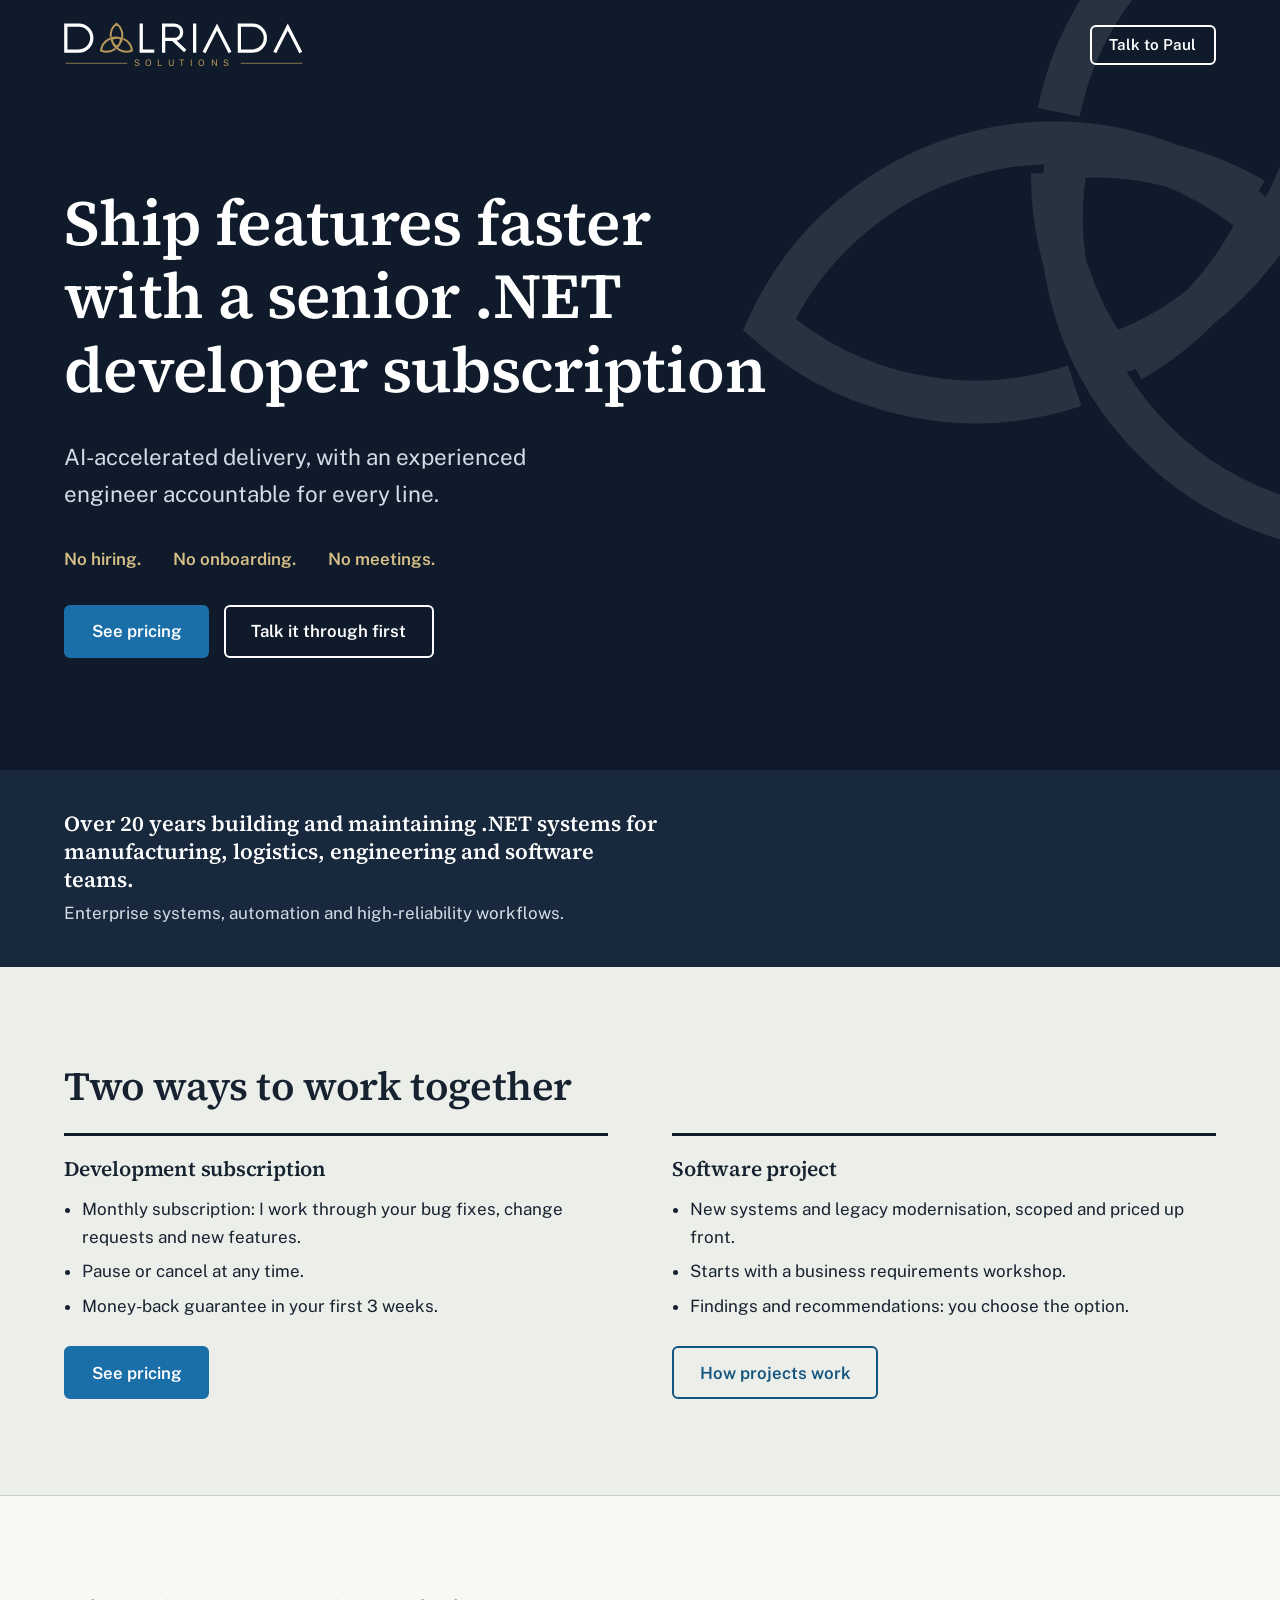
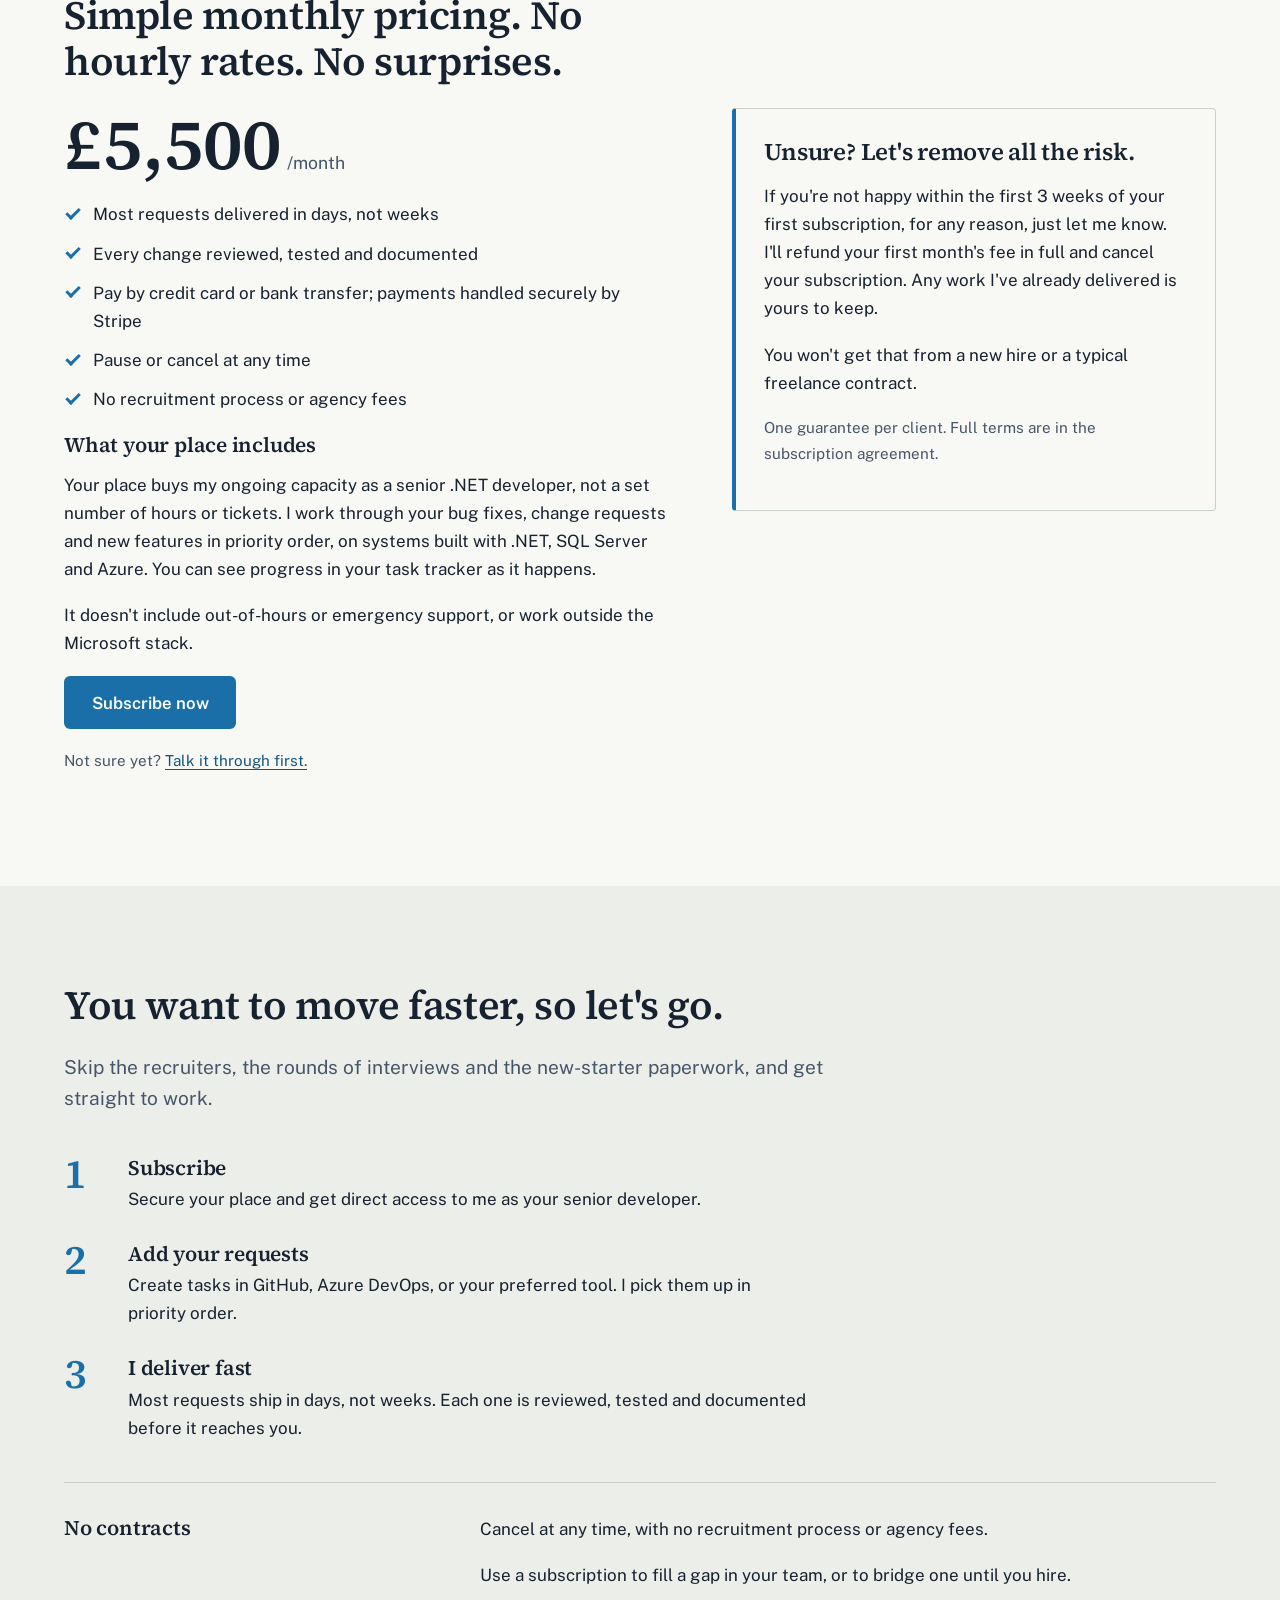
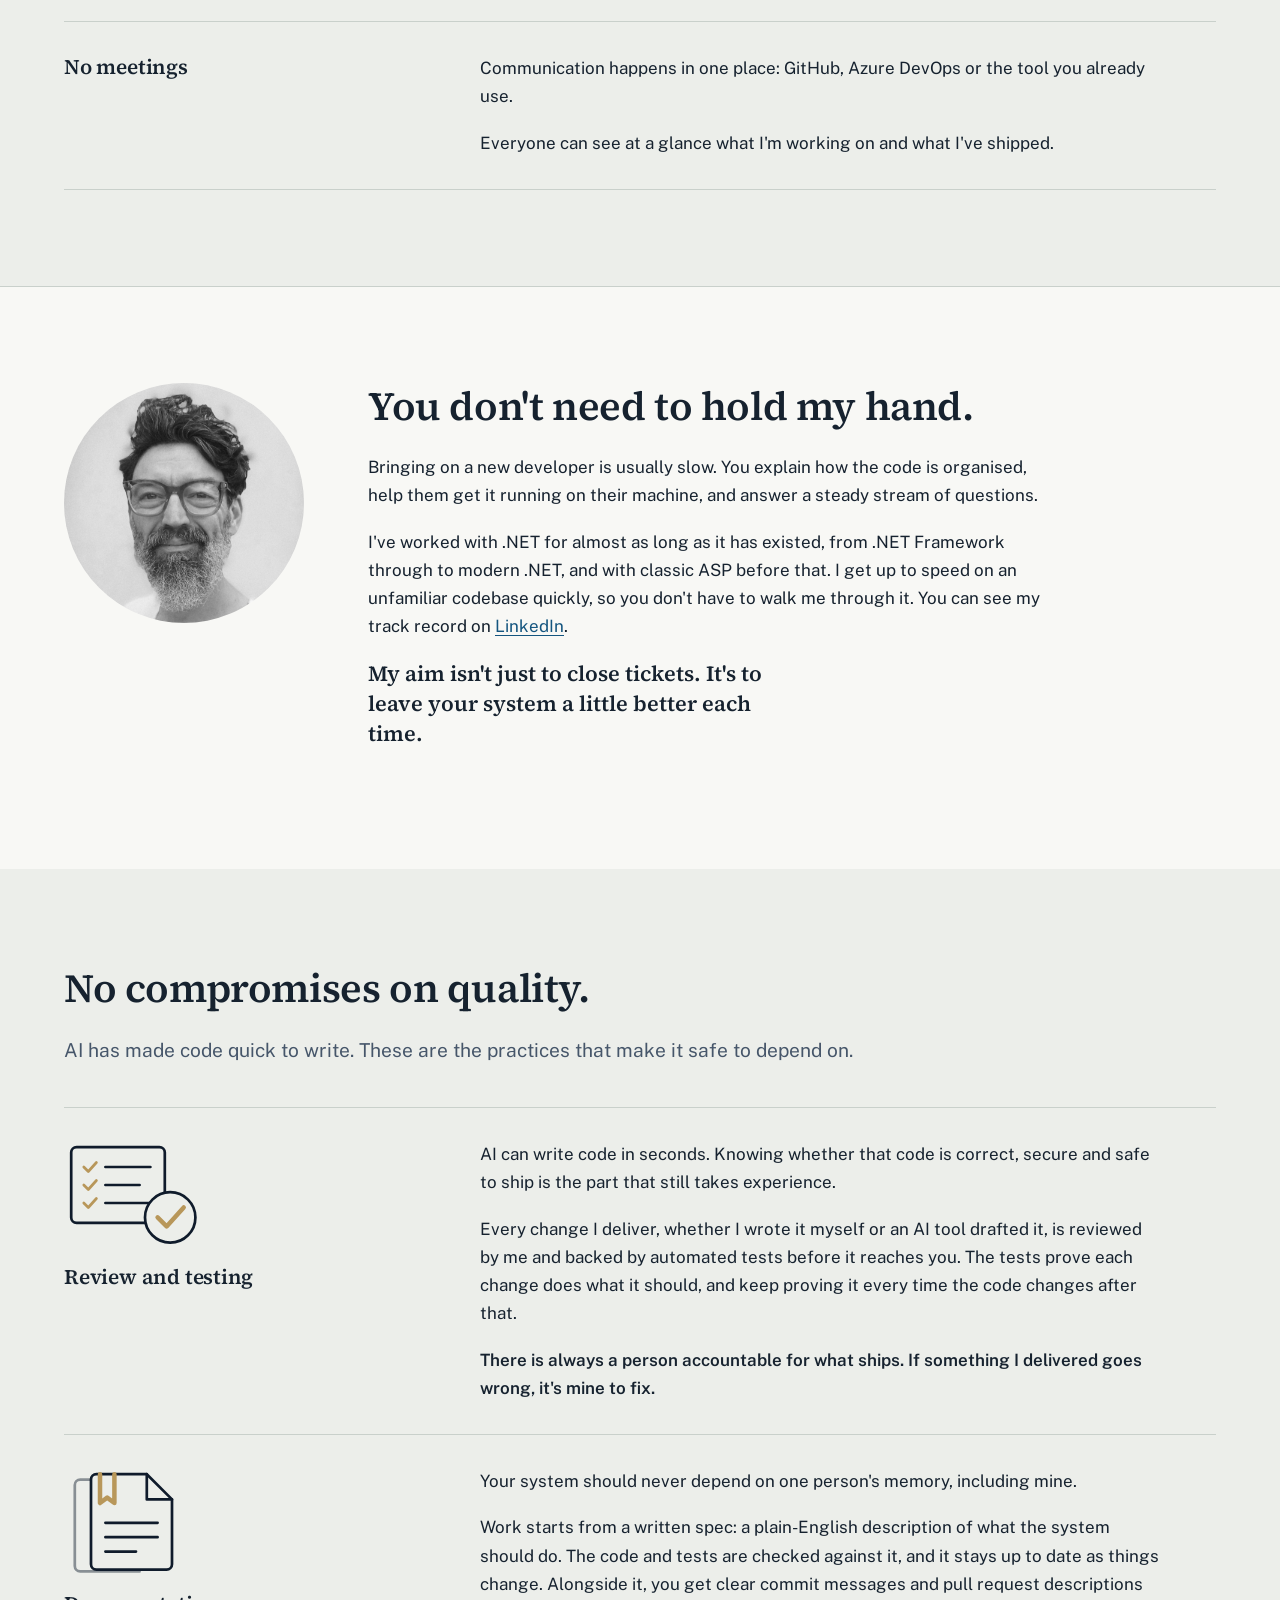
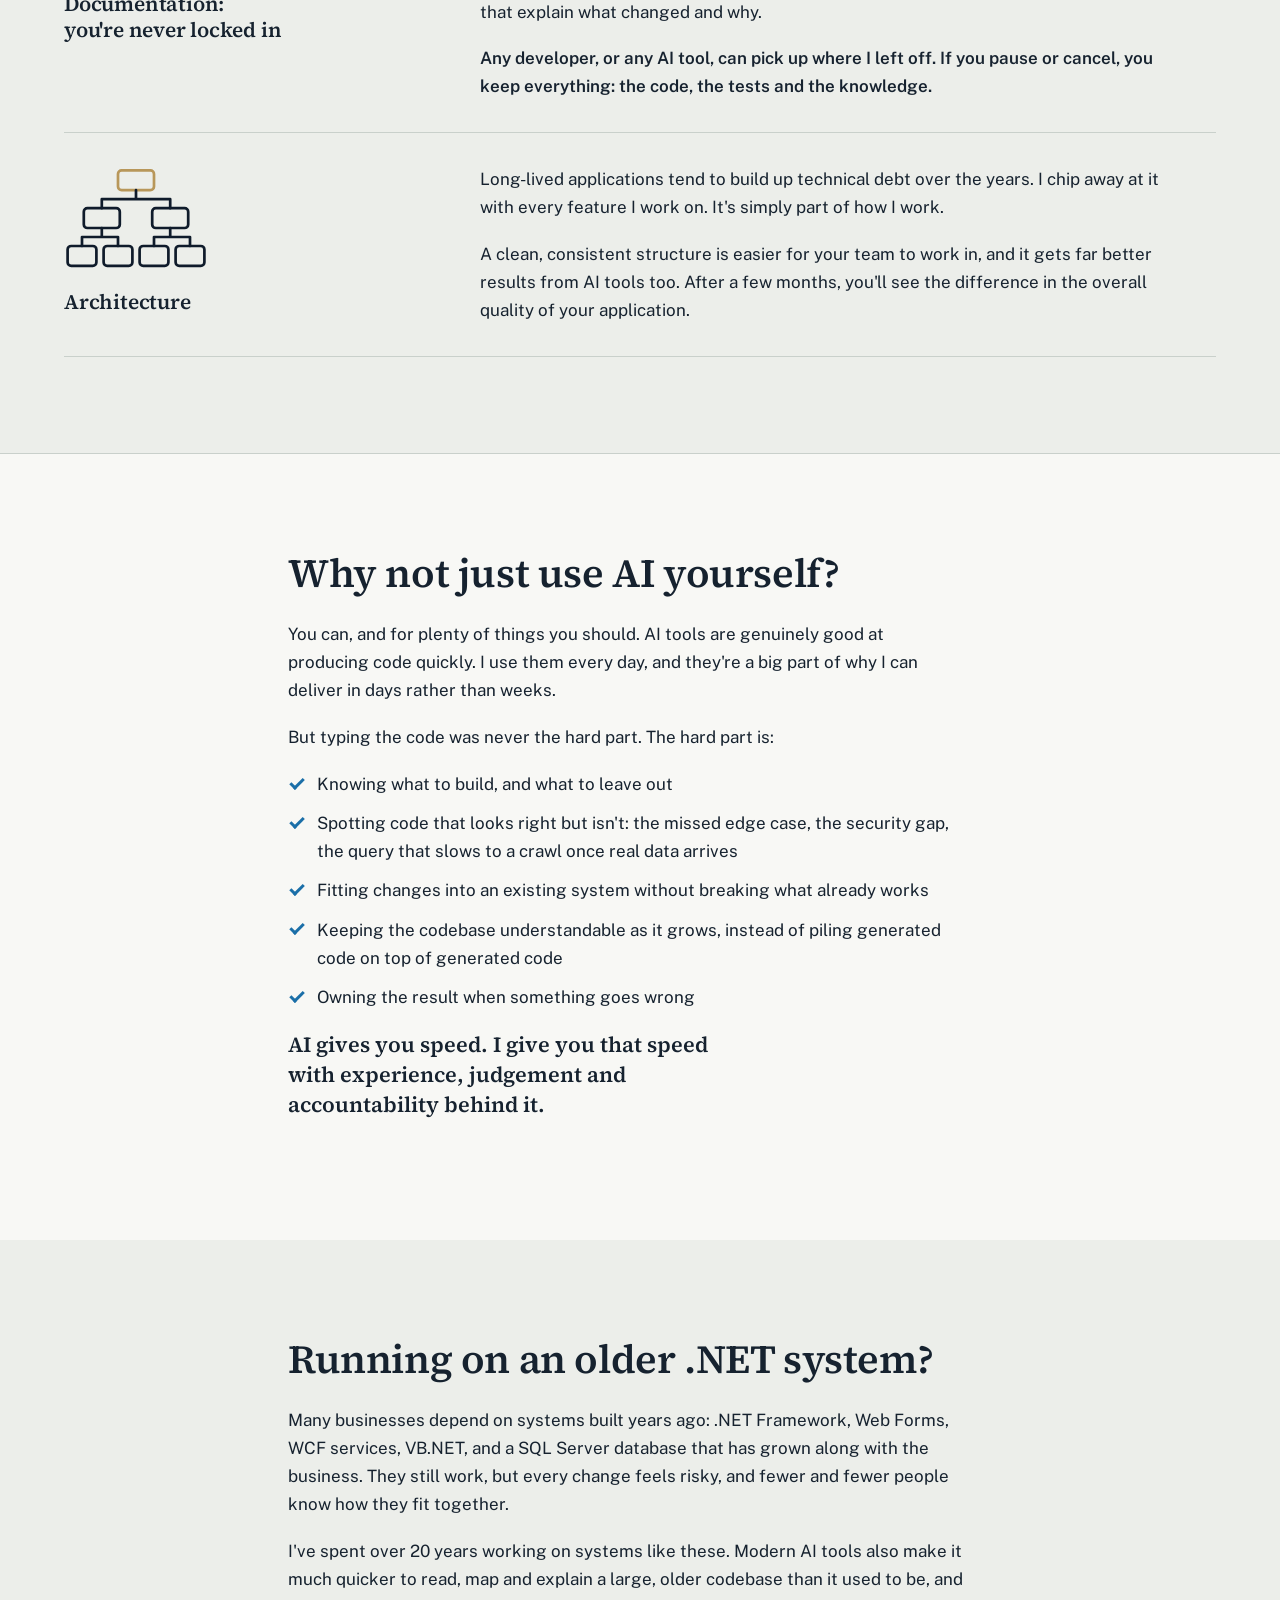
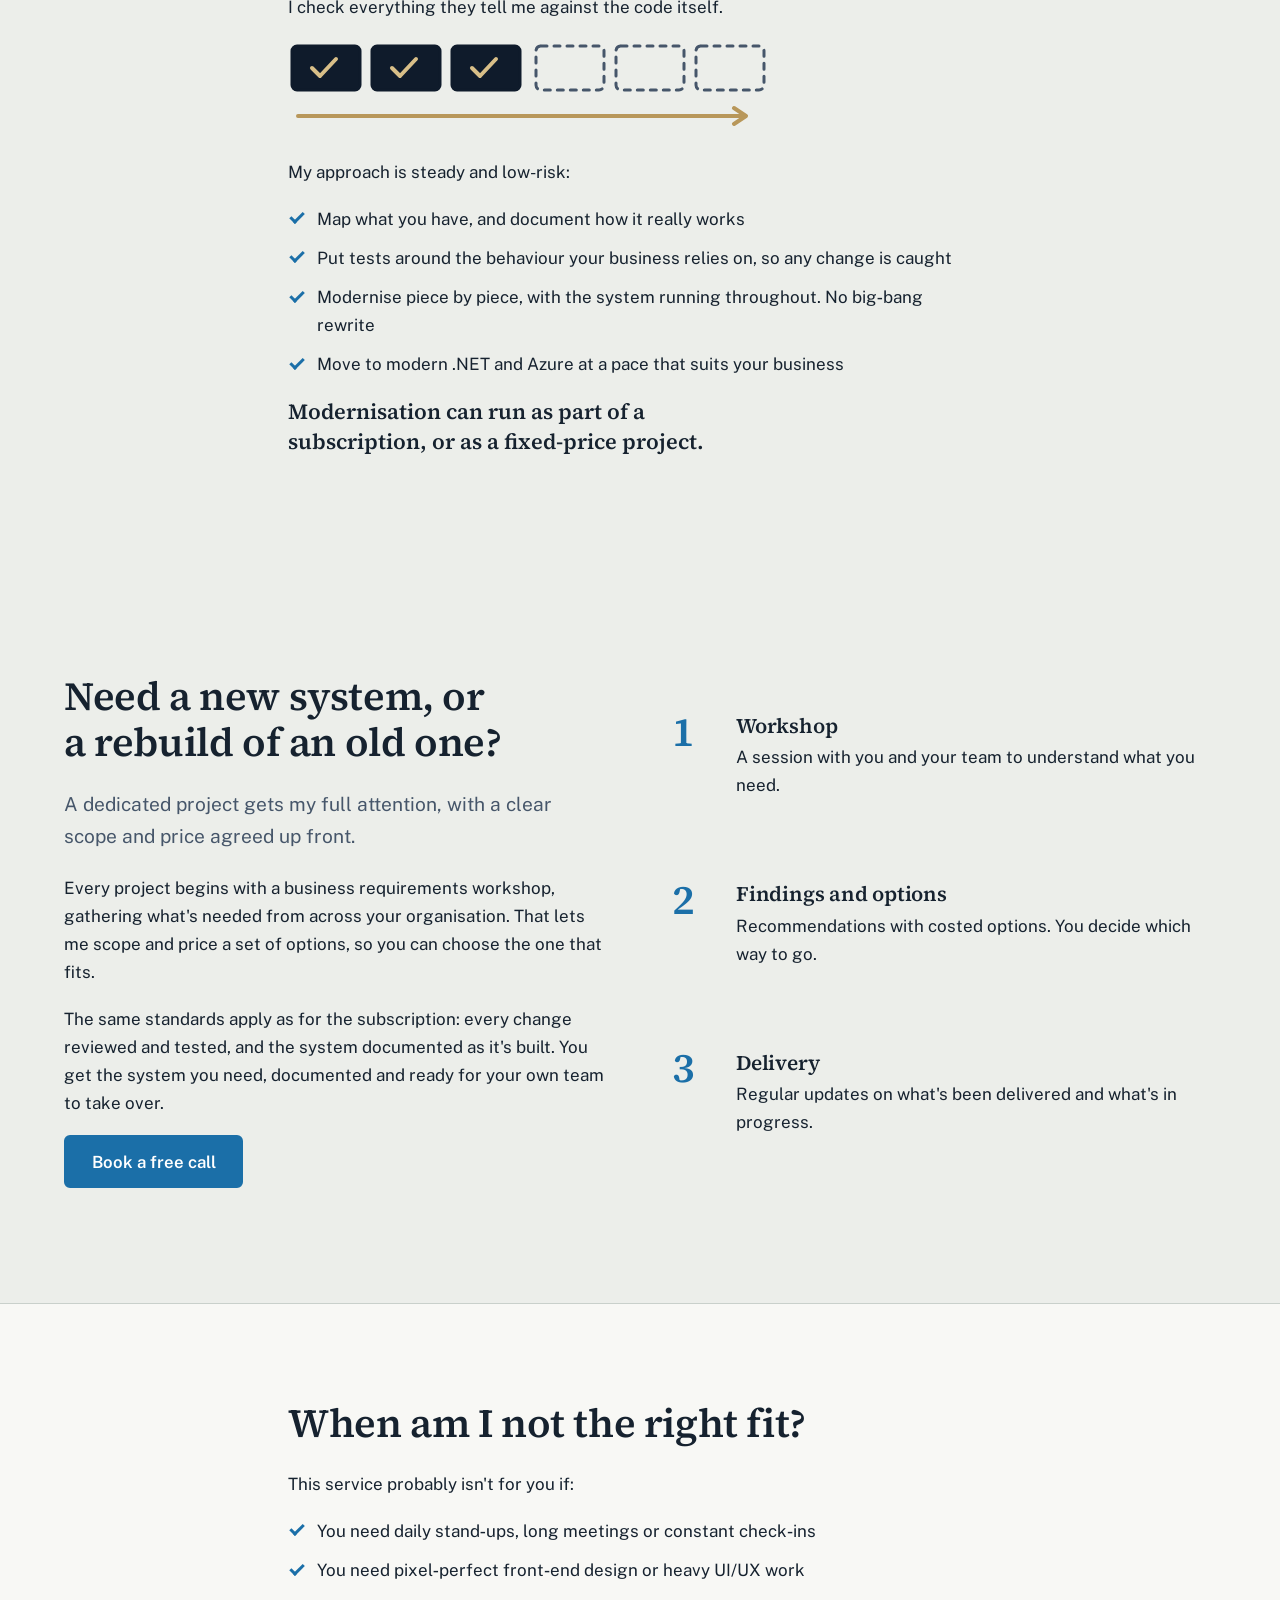
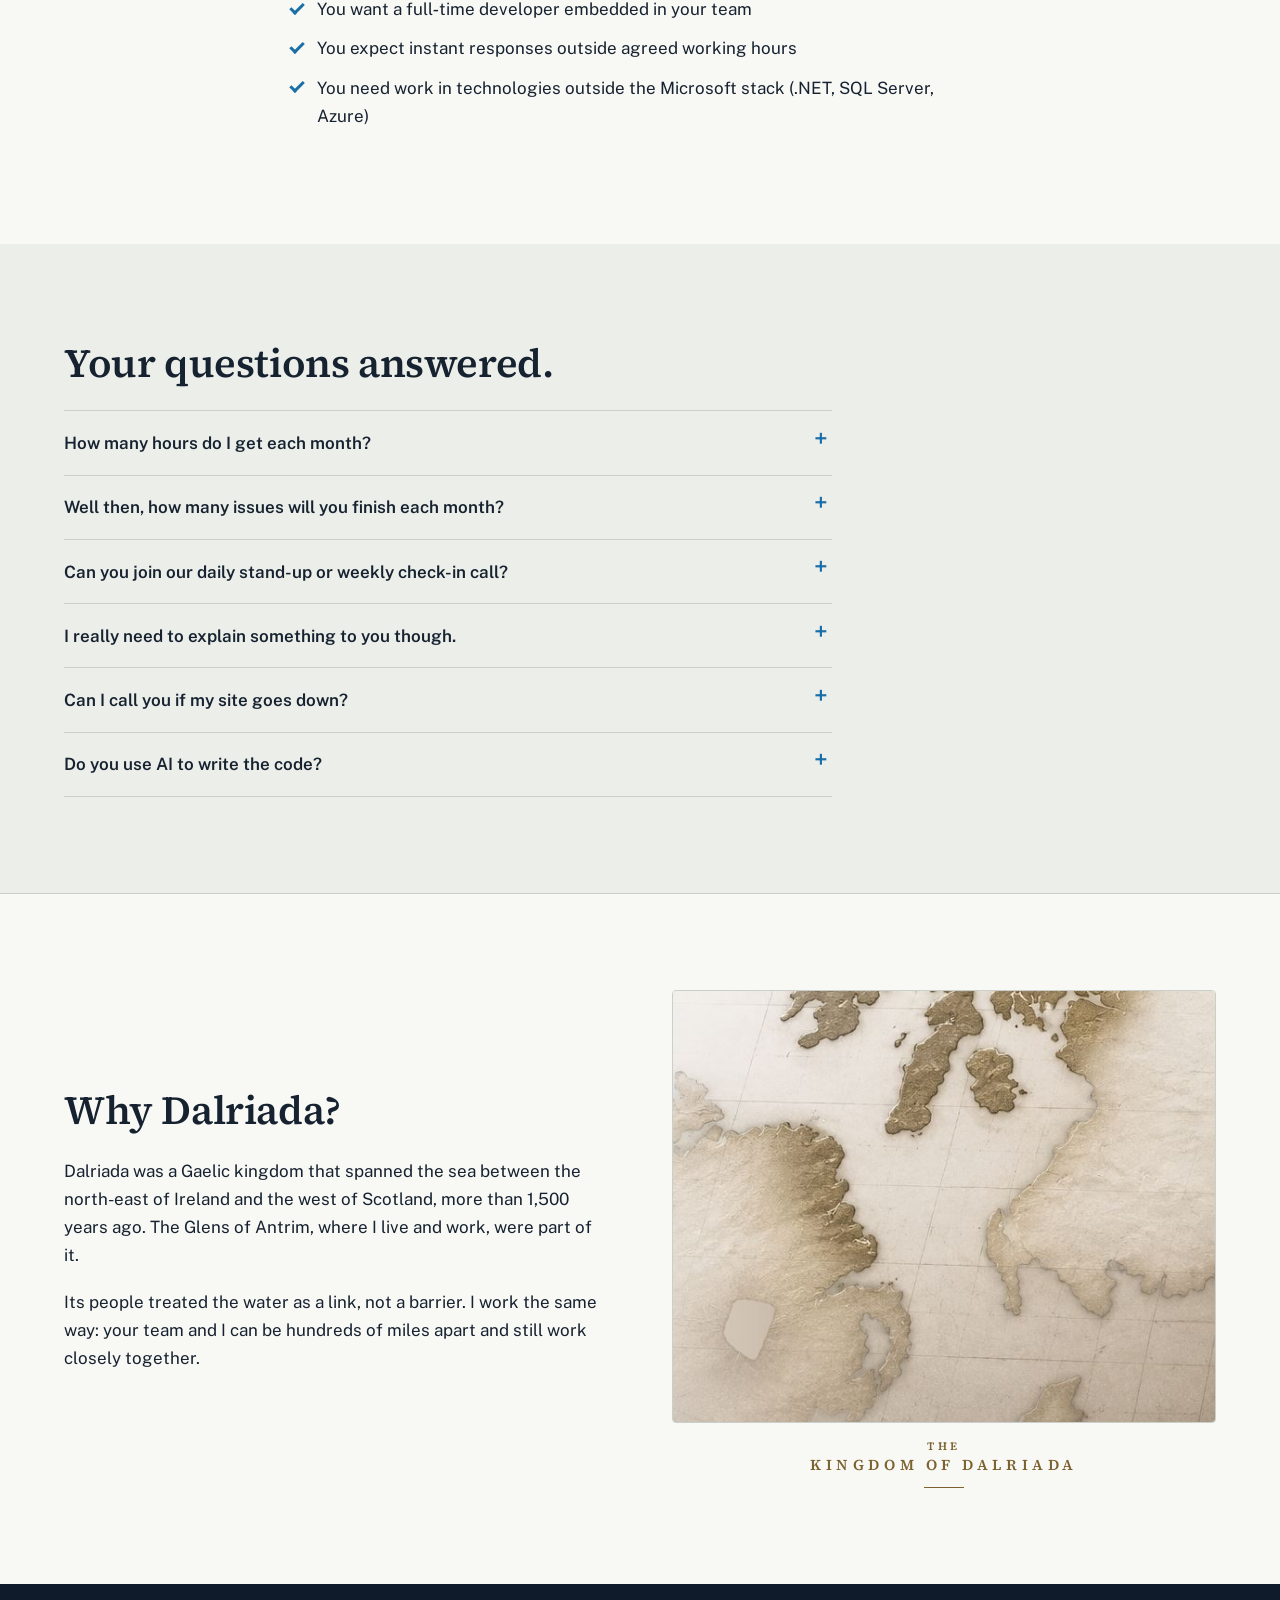
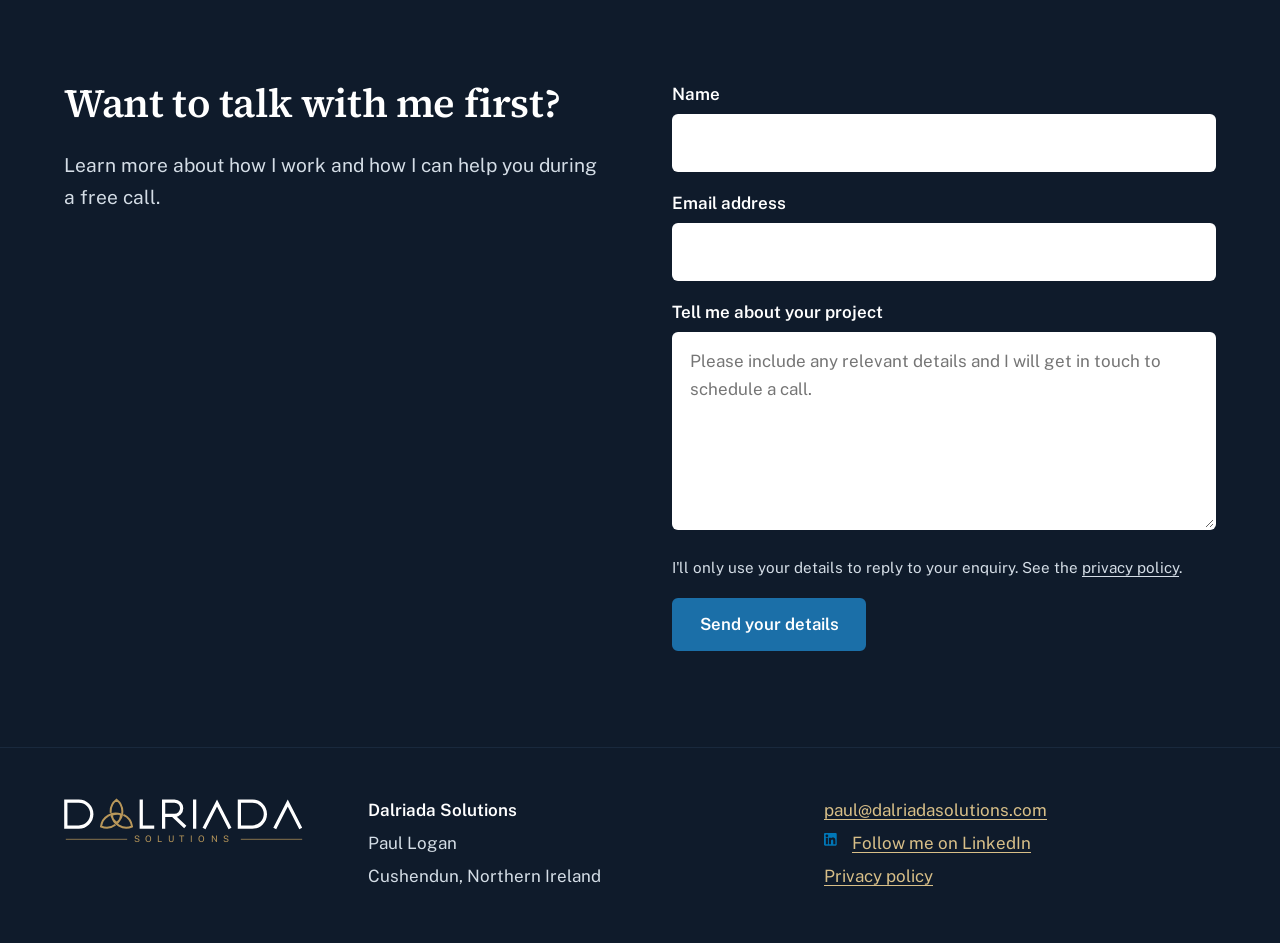
<file: index.html>
<!DOCTYPE html>
<html lang="en-GB">

<head>
  <meta charset="utf-8">
  <meta name="viewport" content="width=device-width, initial-scale=1">
  <title>Dalriada Solutions | Senior .NET Developer Subscription</title>
  <meta name="description"
    content="Dalriada Solutions – senior .NET development by subscription from Paul Logan. AI-accelerated, personally reviewed, and delivered in days, not weeks. No hiring, no onboarding, no meetings.">
  <meta property="og:title" content="Dalriada Solutions | Senior .NET Developer Subscription">
  <meta property="og:description"
    content="Senior .NET development by subscription. AI-accelerated, personally reviewed, no lock-in. No hiring, no onboarding, no meetings.">
  <meta property="og:type" content="website">
  <meta property="og:url" content="https://dalriadasolutions.com/">
  <meta property="og:image" content="https://dalriadasolutions.com/img/og-share-v2.png">
  <meta property="og:image:width" content="2400">
  <meta property="og:image:height" content="1260">
  <meta property="og:image:alt" content="Dalriada Solutions wordmark on a navy background">
  <meta name="twitter:card" content="summary_large_image">
  <meta name="twitter:image" content="https://dalriadasolutions.com/img/og-share-v2.png">
  <meta name="twitter:title" content="Dalriada Solutions | Senior .NET Developer Subscription">
  <meta name="twitter:description"
    content="Senior .NET development by subscription. AI-accelerated, personally reviewed, no lock-in. No hiring, no onboarding, no meetings.">
  <meta name="application-name" content="Dalriada Solutions">
  <meta name="apple-mobile-web-app-title" content="Dalriada Solutions">
  <meta name="theme-color" content="#0f1b2b">
  <link rel="icon" type="image/svg+xml" href="./img/favicon.svg">
  <link rel="canonical" href="https://dalriadasolutions.com/">
  <link rel="preload" href="./fonts/public-sans-latin.woff2" as="font" type="font/woff2" crossorigin>
  <link rel="preload" href="./fonts/source-serif-4-latin.woff2" as="font" type="font/woff2" crossorigin>
  <link rel="stylesheet" href="./styles.css">
  <script defer src="https://cloud.umami.is/script.js" data-website-id="b6460577-e1c2-4bff-b83f-c6b51d64a049"></script>
  <script type="application/ld+json">
  {
    "@context": "https://schema.org",
    "@type": "ProfessionalService",
    "name": "Dalriada Solutions",
    "url": "https://dalriadasolutions.com/",
    "description": "Senior .NET development by monthly subscription, and fixed-price software projects including legacy modernisation.",
    "email": "paul@dalriadasolutions.com",
    "founder": { "@type": "Person", "name": "Paul Logan", "sameAs": "https://www.linkedin.com/in/paulhlogan/" },
    "address": { "@type": "PostalAddress", "addressLocality": "Cushendun", "addressCountry": "GB" }
  }
  </script>
</head>

<body>
  <svg width="0" height="0" style="position:absolute" aria-hidden="true" focusable="false">
    <symbol id="wordmark" viewBox="0 0 665 138">
      <g fill="none" stroke="currentColor" stroke-width="9" stroke-linejoin="miter">
        <path d="M5 14H41A36 36 0 0 1 41 86H5Z"/>
        <path d="M214 9.5V90.5M214 86H250"/>
        <path d="M276 9.5V90.5M276 14H306A20 20 0 0 1 306 54H276M302 54L336 86"/>
        <path d="M362 9.5V90.5"/>
        <path d="M388 90L424 19.5L460 90"/>
        <path d="M486 14H522A36 36 0 0 1 522 86H486Z"/>
        <path d="M584 90L620 19.5L656 90"/>
      </g>
      <path d="M129.60 47.01A40.38 40.38 0 0 1 145.50 10.19A40.38 40.38 0 0 1 145.50 74.79A40.38 40.38 0 0 1 131.26 54.75M164.47 52.33A40.38 40.38 0 0 1 188.40 84.50A40.38 40.38 0 0 1 132.46 52.20A40.38 40.38 0 0 1 156.94 49.89M142.43 79.86A40.38 40.38 0 0 1 102.60 84.50A40.38 40.38 0 0 1 158.54 52.20A40.38 40.38 0 0 1 148.31 74.56" fill="none" stroke="var(--gold)" stroke-width="5.5" stroke-linejoin="miter" stroke-miterlimit="6"/>
      <g stroke="var(--gold)" stroke-width="2"><path d="M5 120H175M490 120H660"/></g>
      <text x="332.5" y="128" text-anchor="middle" font-family="Public Sans, sans-serif" font-size="25" letter-spacing="15" fill="var(--gold)">SOLUTIONS</text>
    </symbol>
  </svg>
  <div class="hero on-dark">
    <div class="wrap">
      <header class="site-header">
        <a href="./" aria-label="Dalriada Solutions home"><svg class="wordmark" role="img" aria-label="Dalriada Solutions"><use href="#wordmark"/></svg></a>
        <a href="#contact" class="btn btn--ghost">Talk to Paul</a>
      </header>

      <div class="hero-body">
        <h1>Ship features faster with a senior .NET developer subscription</h1>
        <p class="lede">AI-accelerated delivery, with an experienced engineer accountable for every line.</p>
        <ul class="nos">
          <li>No hiring.</li>
          <li>No onboarding.</li>
          <li>No meetings.</li>
        </ul>
        <div class="actions">
          <a href="#pricing" class="btn">See pricing</a>
          <a href="#contact" class="btn btn--ghost">Talk it through first</a>
        </div>
      </div>
    </div>
  </div>

  <main>
    <div class="strip">
      <div class="wrap">
        <p>
          <strong>Over 20 years building and maintaining .NET systems for manufacturing, logistics, engineering and
            software teams.</strong>
          Enterprise systems, automation and high-reliability workflows.
        </p>
      </div>
    </div>

    <section class="section" aria-labelledby="offers-h">
      <div class="wrap">
        <h2 id="offers-h" class="narrow">Two ways to work together</h2>
        <div class="split">
          <div class="offer">
            <h3>Development subscription</h3>
            <ul>
              <li>Monthly subscription: I work through your bug fixes, change requests and new features.</li>
              <li>Pause or cancel at any time.</li>
              <li>Money-back guarantee in your first 3 weeks.</li>
            </ul>
            <a href="#pricing" class="btn">See pricing</a>
          </div>
          <div class="offer">
            <h3>Software project</h3>
            <ul>
              <li>New systems and legacy modernisation, scoped and priced up front.</li>
              <li>Starts with a business requirements workshop.</li>
              <li>Findings and recommendations: you choose the option.</li>
            </ul>
            <a href="#project" class="btn btn--ghost" style="color: var(--loch-dark)">How projects work</a>
          </div>
        </div>
      </div>
    </section>

    <section id="pricing" class="section section--paper" aria-labelledby="pricing-h">
      <div class="wrap">
        <h2 id="pricing-h" class="narrow">Simple monthly pricing. No hourly rates. No surprises.</h2>
        <div class="split split--wide-left">
          <div>
            <p class="price">£5,500<span>/month</span></p>
            <ul class="ticks">
              <li>Most requests delivered in days, not weeks</li>
              <li>Every change reviewed, tested and documented</li>
              <li>Pay by credit card or bank transfer; payments handled securely by Stripe</li>
              <li>Pause or cancel at any time</li>
              <li>No recruitment process or agency fees</li>
            </ul>
            <h3>What your place includes</h3>
            <p>Your place buys my ongoing capacity as a senior .NET developer, not a set number of hours or tickets. I
              work through your bug fixes, change requests and new features in priority order, on systems built with
              .NET, SQL Server and Azure. You can see progress in your task tracker as it happens.</p>
            <p>It doesn't include out-of-hours or emergency support, or work outside the Microsoft stack.</p>
            <p><a href="https://buy.stripe.com/28EaEZ6LrbVCcWg4Dgfw401" target="_blank" rel="noopener noreferrer"
                class="btn" data-umami-event="Subscribe Click">Subscribe now</a></p>
            <p class="fine">Not sure yet? <a href="#contact">Talk it through first.</a></p>
          </div>

          <aside class="guarantee">
            <h3>Unsure? Let's remove all the risk.</h3>
            <p>
              If you're not happy within the first 3 weeks of your first subscription, for any reason, just let me
              know. I'll refund your first month's fee in full and cancel your subscription. Any work I've already
              delivered is yours to keep.
            </p>
            <p>You won't get that from a new hire or a typical freelance contract.</p>
            <p class="fine">One guarantee per client. Full terms are in the subscription agreement.</p>
          </aside>
        </div>
      </div>
    </section>

    <section class="section" aria-labelledby="how-h">
      <div class="wrap">
        <h2 id="how-h">You want to move faster, so let's go.</h2>
        <p class="lede">Skip the recruiters, the rounds of interviews and the new-starter paperwork, and get straight
          to work.</p>
        <ol class="steps">
          <li>
            <h3>Subscribe</h3>
            <p>Secure your place and get direct access to me as your senior developer.</p>
          </li>
          <li>
            <h3>Add your requests</h3>
            <p>Create tasks in GitHub, Azure DevOps, or your preferred tool. I pick them up in priority order.</p>
          </li>
          <li>
            <h3>I deliver fast</h3>
            <p>Most requests ship in days, not weeks. Each one is reviewed, tested and documented before it reaches
              you.</p>
          </li>
        </ol>

        <div class="rows">
          <div class="row">
            <h3>No contracts</h3>
            <div>
              <p>Cancel at any time, with no recruitment process or agency fees.</p>
              <p>Use a subscription to fill a gap in your team, or to bridge one until you hire.</p>
            </div>
          </div>
          <div class="row">
            <h3>No meetings</h3>
            <div>
              <p>Communication happens in one place: GitHub, Azure DevOps or the tool you already use.</p>
              <p>Everyone can see at a glance what I'm working on and what I've shipped.</p>
            </div>
          </div>
        </div>
      </div>
    </section>

    <section class="section section--paper" aria-labelledby="about-h">
      <div class="wrap about">
        <img src="./img/paul-logan-profile-pic.png" alt="Paul Logan" class="portrait" width="240" height="240"
          loading="lazy">
        <div>
          <h2 id="about-h">You don't need to hold my hand.</h2>
          <p>
            Bringing on a new developer is usually slow. You explain how the code is organised, help them get it
            running on their machine, and answer a steady stream of questions.
          </p>
          <p>
            I've worked with .NET for almost as long as it has existed, from .NET Framework through to modern .NET,
            and with classic ASP before that. I get up to speed on an unfamiliar codebase quickly, so you don't have
            to walk me through it. You can see my track record on
            <a href="https://www.linkedin.com/in/paulhlogan/" target="_blank" rel="noopener noreferrer">LinkedIn</a>.
          </p>
          <p class="pull">My aim isn't just to close tickets. It's to leave your system a little better each time.</p>
        </div>
      </div>
    </section>

    <section class="section" aria-labelledby="quality-h">
      <div class="wrap">
        <h2 id="quality-h">No compromises on quality.</h2>
        <p class="lede">AI has made code quick to write. These are the practices that make it safe to depend on.</p>
        <div class="rows">
          <div class="row">
            <div class="row-head">
            <svg class="ill" viewBox="0 0 160 120" role="img" aria-label="Code under review, with every line ticked" fill="none" stroke="currentColor" stroke-width="3" stroke-linecap="round" stroke-linejoin="round">
              <rect x="8" y="8" width="104" height="84" rx="6"/>
              <path class="gold" d="M22 30l5 5 9-10M22 50l5 5 9-10M22 70l5 5 9-10"/>
              <path d="M46 30h50M46 50h38M46 70h56"/>
              <circle cx="118" cy="86" r="28" fill="var(--ill-bg)"/>
              <path class="gold" stroke-width="5" d="M104 86l10 10 19-21"/>
            </svg>
            <h3>Review and testing</h3>
            </div>
            <div>
              <p>AI can write code in seconds. Knowing whether that code is correct, secure and safe to ship is the
                part that still takes experience.</p>
              <p>Every change I deliver, whether I wrote it myself or an AI tool drafted it, is reviewed by me and
                backed by automated tests before it reaches you. The tests prove each change does what it should, and
                keep proving it every time the code changes after that.</p>
              <p><strong>There is always a person accountable for what ships. If something I delivered goes wrong,
                  it's mine to fix.</strong></p>
            </div>
          </div>
          <div class="row">
            <div class="row-head">
            <svg class="ill" viewBox="0 0 160 120" role="img" aria-label="A written spec that stays with the code" fill="none" stroke="currentColor" stroke-width="3" stroke-linecap="round" stroke-linejoin="round">
              <path d="M44 14h-26a6 6 0 0 0-6 6v90a6 6 0 0 0 6 6h66" opacity=".45"/>
              <path d="M36 8h56l28 28v72a6 6 0 0 1-6 6H36a6 6 0 0 1-6-6V14a6 6 0 0 1 6-6z" fill="var(--ill-bg)"/>
              <path d="M92 8v28h28"/>
              <path d="M46 62h58M46 78h58M46 94h34"/>
              <path class="gold" stroke-width="5" d="M56 8v32l-8-6-8 6V8"/>
            </svg>
            <h3>Documentation: you're never locked in</h3>
            </div>
            <div>
              <p>Your system should never depend on one person's memory, including mine.</p>
              <p>Work starts from a written spec: a plain-English description of what the system should do. The code
                and tests are checked against it, and it stays up to date as things change. Alongside it, you get
                clear commit messages and pull request descriptions that explain what changed and why.</p>
              <p><strong>Any developer, or any AI tool, can pick up where I left off. If you pause or cancel, you keep
                  everything: the code, the tests and the knowledge.</strong></p>
            </div>
          </div>
          <div class="row">
            <div class="row-head">
            <svg class="ill" viewBox="0 0 160 120" role="img" aria-label="A tidy, layered structure of connected parts" fill="none" stroke="currentColor" stroke-width="3" stroke-linecap="round" stroke-linejoin="round">
              <rect class="gold" x="60" y="6" width="40" height="22" rx="4"/>
              <rect x="22" y="48" width="40" height="22" rx="4"/>
              <rect x="98" y="48" width="40" height="22" rx="4"/>
              <rect x="4" y="90" width="32" height="22" rx="4"/>
              <rect x="44" y="90" width="32" height="22" rx="4"/>
              <rect x="84" y="90" width="32" height="22" rx="4"/>
              <rect x="124" y="90" width="32" height="22" rx="4"/>
              <path d="M80 28v10M42 38h76M42 38v10M118 38v10M42 70v10M20 80h40M20 80v10M60 80v10M118 70v10M100 80h40M100 80v10M140 80v10"/>
            </svg>
            <h3>Architecture</h3>
            </div>
            <div>
              <p>Long-lived applications tend to build up technical debt over the years. I chip away at it with every
                feature I work on. It's simply part of how I work.</p>
              <p>A clean, consistent structure is easier for your team to work in, and it gets far better results
                from AI tools too. After a few months, you'll see the difference in the overall quality of your
                application.</p>
            </div>
          </div>
        </div>
      </div>
    </section>

    <section class="section section--paper" aria-labelledby="ai-h">
      <div class="wrap narrow">
        <h2 id="ai-h">Why not just use AI yourself?</h2>
        <p>
          You can, and for plenty of things you should. AI tools are genuinely good at producing code quickly. I use
          them every day, and they're a big part of why I can deliver in days rather than weeks.
        </p>
        <p>But typing the code was never the hard part. The hard part is:</p>
        <ul class="ticks">
          <li>Knowing what to build, and what to leave out</li>
          <li>Spotting code that looks right but isn't: the missed edge case, the security gap, the query that slows
            to a crawl once real data arrives</li>
          <li>Fitting changes into an existing system without breaking what already works</li>
          <li>Keeping the codebase understandable as it grows, instead of piling generated code on top of generated
            code</li>
          <li>Owning the result when something goes wrong</li>
        </ul>
        <p class="pull">AI gives you speed. I give you that speed with experience, judgement and accountability behind
          it.</p>
      </div>
    </section>

    <section class="section" aria-labelledby="legacy-h">
      <div class="wrap narrow">
        <h2 id="legacy-h">Running on an older .NET system?</h2>
        <p>
          Many businesses depend on systems built years ago: .NET Framework, Web Forms, WCF services, VB.NET, and a
          SQL Server database that has grown along with the business. They still work, but every change feels risky,
          and fewer and fewer people know how they fit together.
        </p>
        <p>
          I've spent over 20 years working on systems like these. Modern AI tools also make it much quicker to read,
          map and explain a large, older codebase than it used to be, and I check everything they tell me against the
          code itself.
        </p>
        <svg class="strip-ill" viewBox="0 0 480 90" role="img" aria-label="Old parts of a system being replaced one at a time while it keeps running" fill="none" stroke="currentColor" stroke-width="3" stroke-linecap="round" stroke-linejoin="round">
          <g fill="var(--basalt)" stroke="var(--basalt)">
            <rect x="4" y="6" width="68" height="44" rx="5"/>
            <rect x="84" y="6" width="68" height="44" rx="5"/>
            <rect x="164" y="6" width="68" height="44" rx="5"/>
          </g>
          <g stroke="var(--gold-light)" stroke-width="4"><path d="M24 28l8 8 16-17M104 28l8 8 16-17M184 28l8 8 16-17"/></g>
          <g stroke="var(--muted)" stroke-dasharray="6 7">
            <rect x="248" y="6" width="68" height="44" rx="5"/>
            <rect x="328" y="6" width="68" height="44" rx="5"/>
            <rect x="408" y="6" width="68" height="44" rx="5"/>
          </g>
          <path class="gold" stroke-width="4" d="M10 76h448M446 68l12 8-12 8"/>
        </svg>
        <p>My approach is steady and low-risk:</p>
        <ul class="ticks">
          <li>Map what you have, and document how it really works</li>
          <li>Put tests around the behaviour your business relies on, so any change is caught</li>
          <li>Modernise piece by piece, with the system running throughout. No big‑bang rewrite</li>
          <li>Move to modern .NET and Azure at a pace that suits your business</li>
        </ul>
        <p class="pull">Modernisation can run as part of a subscription, or as a fixed-price project.</p>
      </div>
    </section>

    <!-- Free health check: hidden until the NDA and AI-consent wording are ready. Remove "hidden" to publish. -->
    <section id="health-check" hidden class="section section--paper" aria-labelledby="hc-h">
      <div class="wrap narrow">
        <h2 id="hc-h">Not ready to subscribe? Start with a free health check.</h2>
        <p>Send me read access to one of your .NET codebases, and I'll send back:</p>
        <ul class="ticks">
          <li><strong>A clear README</strong> explaining what your system does, how it fits together, how to get it
            running, and where the fragile areas are</li>
          <li><strong>One or two issues worth fixing</strong>, explained in plain business terms, with a rough idea of
            the effort involved</li>
          <li><strong>A short call</strong> to talk through what I found</li>
        </ul>
        <p>
          I use AI tools to get through your code quickly (only with your agreement), then check everything myself, so
          what you get back is accurate.
        </p>
        <p>
          It's free, with no obligation to subscribe. I take on a small number each month, and I'm happy to sign an NDA
          first.
        </p>
        <p class="fine">
          Microsoft-stack (.NET / SQL Server) codebases only. Read-only access, removed afterwards. This is a
          documentation and code-quality review, not a security audit.
        </p>
        <p><a href="#contact" class="btn" data-umami-event="Health Check Click">Request a health check</a></p>
      </div>
    </section>

    <section id="project" class="section scroll-target" aria-labelledby="project-h">
      <div class="wrap">
        <div class="split">
          <div>
            <h2 id="project-h">Need a new system, or a rebuild of an old one?</h2>
            <p class="lede">A dedicated project gets my full attention, with a clear scope and price agreed up
              front.</p>
            <p>
              Every project begins with a business requirements workshop, gathering what's needed from across your
              organisation. That lets me scope and price a set of options, so you can choose the one that fits.
            </p>
            <p>
              The same standards apply as for the subscription: every change reviewed and tested, and the system
              documented as it's built. You get the system you need, documented and ready for your own team to take
              over.
            </p>
            <p><a href="#contact" class="btn">Book a free call</a></p>
          </div>
          <ol class="steps">
            <li>
              <h3>Workshop</h3>
              <p>A session with you and your team to understand what you need.</p>
            </li>
            <li>
              <h3>Findings and options</h3>
              <p>Recommendations with costed options. You decide which way to go.</p>
            </li>
            <li>
              <h3>Delivery</h3>
              <p>Regular updates on what's been delivered and what's in progress.</p>
            </li>
          </ol>
        </div>
      </div>
    </section>

    <section class="section section--paper" aria-labelledby="fit-h">
      <div class="wrap narrow">
        <h2 id="fit-h">When am I not the right fit?</h2>
        <p>This service probably isn't for you if:</p>
        <ul class="ticks">
          <li>You need daily stand‑ups, long meetings or constant check‑ins</li>
          <li>You need pixel‑perfect front‑end design or heavy UI/UX work</li>
          <li>You want a full‑time developer embedded in your team</li>
          <li>You expect instant responses outside agreed working hours</li>
          <li>You need work in technologies outside the Microsoft stack (.NET, SQL Server, Azure)</li>
        </ul>
      </div>
    </section>

    <section class="section" aria-labelledby="faq-h">
      <div class="wrap">
        <h2 id="faq-h">Your questions answered.</h2>
        <div class="faq">
          <details>
            <summary>How many hours do I get each month?</summary>
            <div>
              <p>I don't bill by the hour, and I don't track hours. Hourly billing is an inefficient and
                unpredictable way to work, for both of us.</p>
              <p>It's tempting to compare on hourly rates, but that's comparing apples with oranges. More hours don't
                mean more value, and with AI tools, hours spent are a poorer measure of output than ever.</p>
              <p>My focus is on delivering consistently high-quality results, with as little risk to you as possible.
                Without that high bar, more hours of work just means more code to fix later.</p>
              <p>I know hourly billing is the norm in this industry, and this may be a leap you're not yet comfortable
                with. That's why I offer the money-back guarantee. Try it and see for yourself.</p>
            </div>
          </details>
          <details>
            <summary>Well then, how many issues will you finish each month?</summary>
            <div>
              <p>It's hard to say, because issues vary enormously in size. “Improve validation on our checkout page”
                is very different from “Build an integration with this third-party API”.</p>
              <p>I can't tell you how many issues I'll finish (and it isn't a very useful measure anyway), but I can
                promise a steady stream of updates and progress from me. No more developers who “go dark” for weeks
                or months at a time.</p>
              <p>Each week, I'll ship something of value to you. Larger pieces of work are split up and delivered in
                stages, so you see progress early and get consistent value from the subscription.</p>
            </div>
          </details>
          <details>
            <summary>Can you join our daily stand-up or weekly check-in call?</summary>
            <div>
              <p>No. I keep meetings to a minimum; it's a big part of why I can deliver as quickly as I do. My process
                is fully transparent, so routine check-ins aren't needed.</p>
              <p>You'll always be able to see exactly what I'm working on. And if something genuinely needs a
                conversation, I'll arrange a short call.</p>
            </div>
          </details>
          <details>
            <summary>I really need to explain something to you though.</summary>
            <div>
              <p>That's fine. Context is always welcome, and the more I know about what you'd like built, the better.
                Write it up in the task, and if anything is still unclear, I'll arrange a brief call.</p>
            </div>
          </details>
          <details>
            <summary>Can I call you if my site goes down?</summary>
            <div>
              <p>I don't offer emergency support; that's best handled by someone on your team. Ideally, for security
                reasons, I wouldn't have access to your production environment at all.</p>
            </div>
          </details>
          <details>
            <summary>Do you use AI to write the code?</summary>
            <div>
              <p>Yes, where it helps: drafting code, writing tests and getting to grips with unfamiliar code. It's a
                big part of how I deliver quickly.</p>
              <p>Nothing reaches your codebase without my review. I only use AI tools whose terms keep your code
                private, and if your business has its own AI policy, I'll follow it.</p>
            </div>
          </details>
        </div>
      </div>
    </section>

    <section class="section section--paper" aria-labelledby="why-h">
      <div class="wrap split why">
        <div>
          <h2 id="why-h">Why Dalriada?</h2>
          <p>
            Dalriada was a Gaelic kingdom that spanned the sea between the north-east of Ireland and the west of
            Scotland, more than 1,500 years ago. The Glens of Antrim, where I live and work, were part of it.
          </p>
          <p>
            Its people treated the water as a link, not a barrier. I work the same way: your team and I can be
            hundreds of miles apart and still work closely together.
          </p>
        </div>
        <figure class="map">
          <img src="./img/dalriada-channel.jpg"
          alt="Old-style map of the North Channel, with the Antrim coast of Ireland on the left and the Kintyre peninsula and islands of Scotland across the water"
          class="banner" width="584" height="464" loading="lazy">
          <figcaption><span>The</span>Kingdom of Dalriada</figcaption>
        </figure>
      </div>
    </section>

    <section id="contact" class="section contact on-dark" aria-labelledby="contact-h">
      <div class="wrap">
        <div class="split">
          <div>
            <h2 id="contact-h">Want to talk with me first?</h2>
            <p class="lede">Learn more about how I work and how I can help you during a free call.</p>
          </div>

          <form method="post" name="contact-form" data-netlify="true" netlify-honeypot="honeypot-contact">
            <div class="hidden">
              <label for="honeypot-contact">Leave this field blank
                <input name="honeypot-contact" id="honeypot-contact" tabindex="-1" autocomplete="off"></label>
              <input name="pathname-contact" type="hidden" value="/">
              <input name="form-name" type="hidden" value="contact-form">
              <input name="subject" type="hidden" value="Hire form enquiry from dalriadasolutions.com">
            </div>
            <div>
              <label for="name-contact">Name</label>
              <input name="name-contact" id="name-contact" type="text" autocomplete="name" required>
            </div>
            <div>
              <label for="email-address-contact">Email address</label>
              <input name="email-address-contact" id="email-address-contact" type="email" autocomplete="email"
                required>
            </div>
            <div>
              <label for="message-contact">Tell me about your project</label>
              <textarea name="message-contact" id="message-contact" rows="6" required
                placeholder="Please include any relevant details and I will get in touch to schedule a call."></textarea>
            </div>
            <p class="fine" style="color: var(--on-dark); margin: 0;">I'll only use your details to reply to your
              enquiry. See the <a href="./privacy.html">privacy policy</a>.</p>
            <div><button type="submit" class="btn" data-umami-event="Contact Form Submit">Send your details</button></div>
          </form>
        </div>
      </div>
    </section>
  </main>

  <footer class="site-footer">
    <div class="wrap">
      <svg class="wordmark" role="img" aria-label="Dalriada Solutions"><use href="#wordmark"/></svg>
      <div>
        <p><strong style="color:#fff">Dalriada Solutions</strong></p>
        <p>Paul Logan</p>
        <p>Cushendun, Northern Ireland</p>
      </div>
      <div>
        <p><a href="mailto:paul@dalriadasolutions.com">paul@dalriadasolutions.com</a></p>
        <p class="with-icon"><img src="./img/LinkedIn.svg" alt="" width="20" height="20"><a href="https://www.linkedin.com/in/paulhlogan/">Follow me on LinkedIn</a></p>
        <p><a href="./privacy.html">Privacy policy</a></p>
      </div>
    </div>
  </footer>

  <script>
    // Analytics: record once when the pricing and contact sections scroll into view.
    if ('IntersectionObserver' in window) {
      var seen = { pricing: 'Pricing Viewed', contact: 'Contact Form Viewed' };
      var io = new IntersectionObserver(function (entries) {
        entries.forEach(function (e) {
          if (e.isIntersecting && seen[e.target.id]) {
            if (window.umami) window.umami.track(seen[e.target.id]);
            io.unobserve(e.target);
          }
        });
      }, { threshold: 0.4 });
      Object.keys(seen).forEach(function (id) { var el = document.getElementById(id); if (el) io.observe(el); });
    }
  </script>
</body>

</html>
</file>
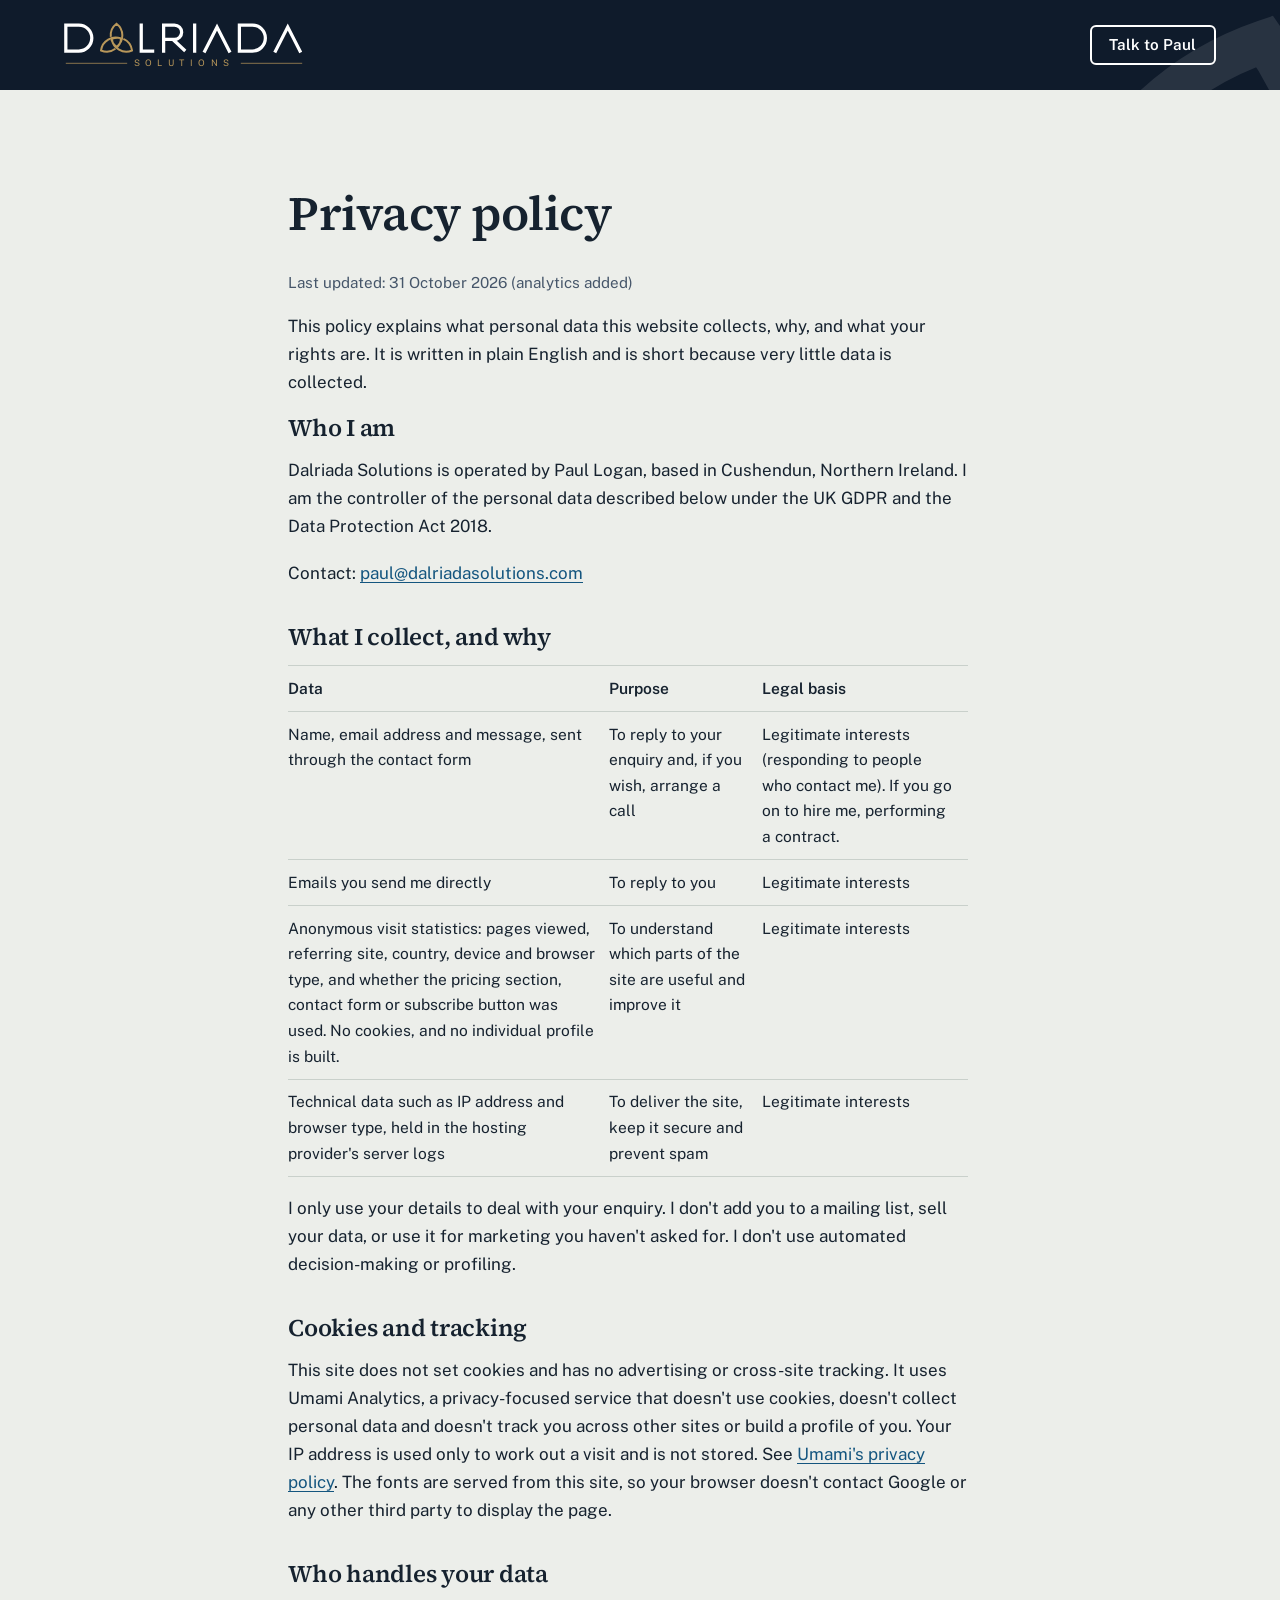
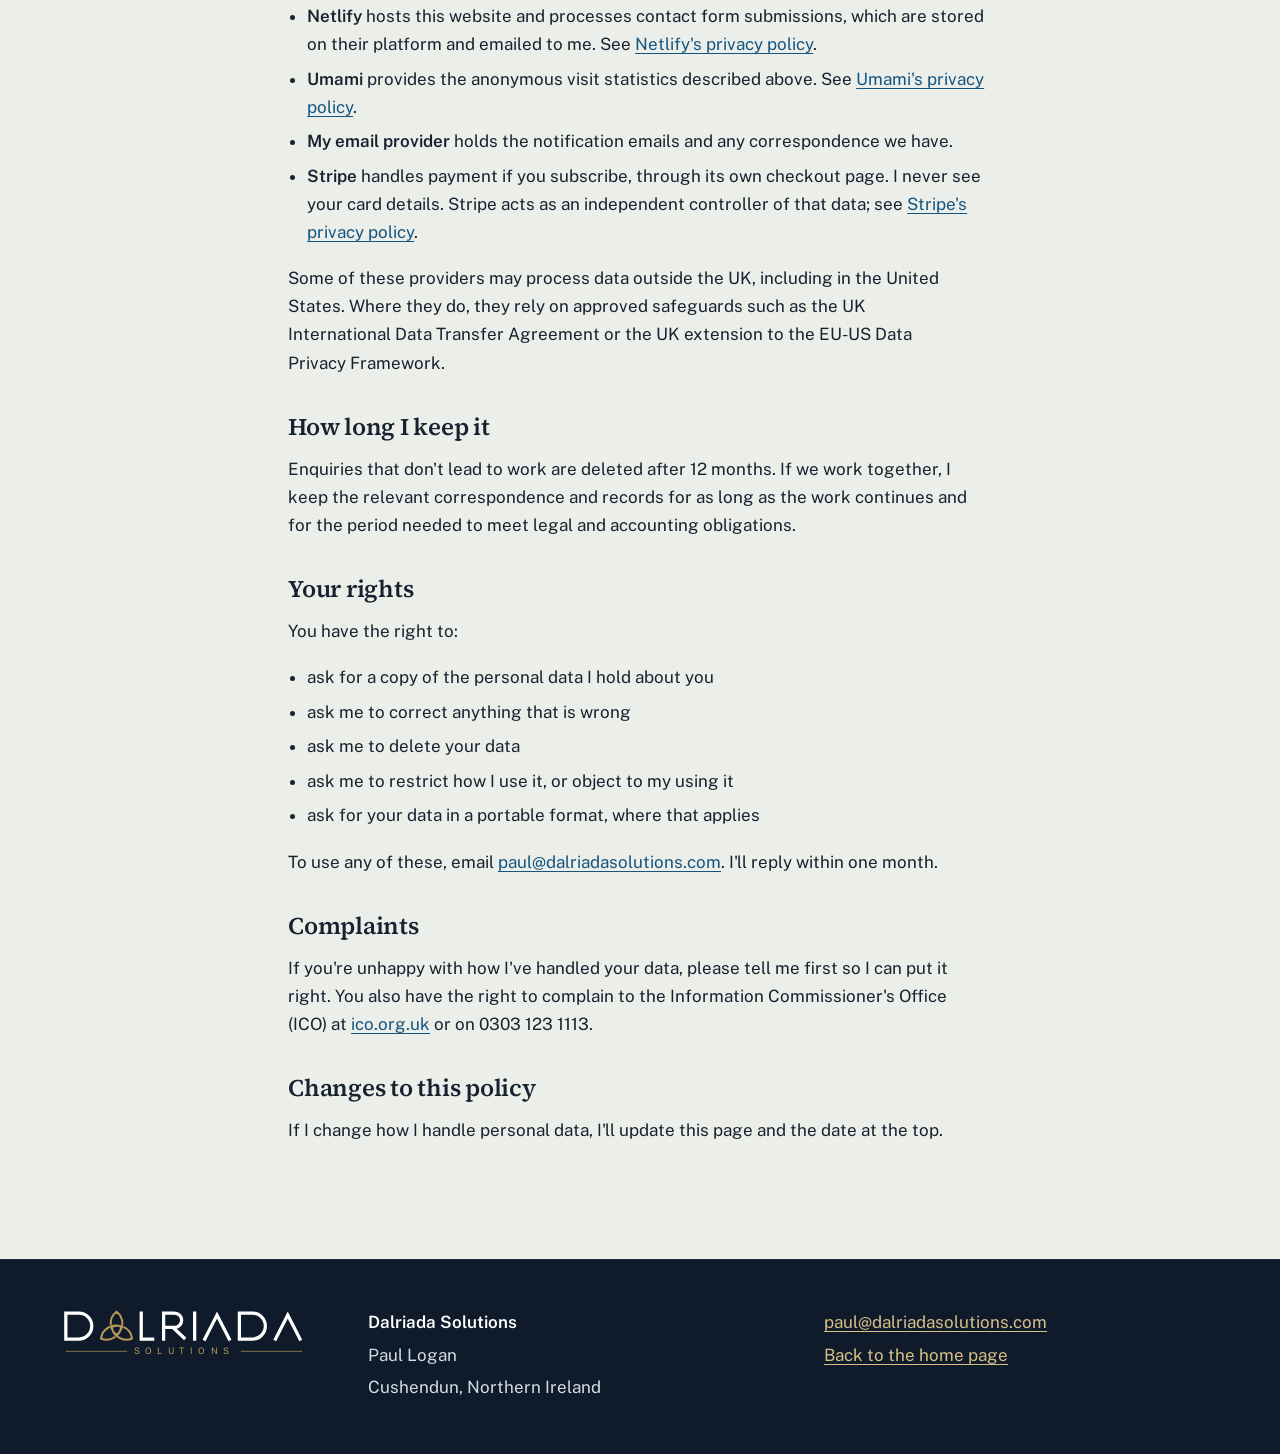
<file: privacy.html>
<!DOCTYPE html>
<html lang="en-GB">

<head>
  <meta charset="utf-8">
  <meta name="viewport" content="width=device-width, initial-scale=1">
  <title>Privacy Policy | Dalriada Solutions</title>
  <meta name="description" content="How Dalriada Solutions collects, uses and protects personal data submitted through this website.">
  <meta name="robots" content="index, follow">
  <meta name="theme-color" content="#0f1b2b">
  <link rel="icon" type="image/svg+xml" href="./img/favicon.svg">
  <link rel="canonical" href="https://dalriadasolutions.com/privacy.html">
  <link rel="preload" href="./fonts/public-sans-latin.woff2" as="font" type="font/woff2" crossorigin>
  <link rel="preload" href="./fonts/source-serif-4-latin.woff2" as="font" type="font/woff2" crossorigin>
  <link rel="stylesheet" href="./styles.css">
  <script defer src="https://cloud.umami.is/script.js" data-website-id="b6460577-e1c2-4bff-b83f-c6b51d64a049"></script>
</head>

<body>
  <svg width="0" height="0" style="position:absolute" aria-hidden="true" focusable="false">
    <symbol id="wordmark" viewBox="0 0 665 138">
      <g fill="none" stroke="currentColor" stroke-width="9" stroke-linejoin="miter">
        <path d="M5 14H41A36 36 0 0 1 41 86H5Z"/>
        <path d="M214 9.5V90.5M214 86H250"/>
        <path d="M276 9.5V90.5M276 14H306A20 20 0 0 1 306 54H276M302 54L336 86"/>
        <path d="M362 9.5V90.5"/>
        <path d="M388 90L424 19.5L460 90"/>
        <path d="M486 14H522A36 36 0 0 1 522 86H486Z"/>
        <path d="M584 90L620 19.5L656 90"/>
      </g>
      <path d="M129.60 47.01A40.38 40.38 0 0 1 145.50 10.19A40.38 40.38 0 0 1 145.50 74.79A40.38 40.38 0 0 1 131.26 54.75M164.47 52.33A40.38 40.38 0 0 1 188.40 84.50A40.38 40.38 0 0 1 132.46 52.20A40.38 40.38 0 0 1 156.94 49.89M142.43 79.86A40.38 40.38 0 0 1 102.60 84.50A40.38 40.38 0 0 1 158.54 52.20A40.38 40.38 0 0 1 148.31 74.56" fill="none" stroke="var(--gold)" stroke-width="5.5" stroke-linejoin="miter" stroke-miterlimit="6"/>
      <g stroke="var(--gold)" stroke-width="2"><path d="M5 120H175M490 120H660"/></g>
      <text x="332.5" y="128" text-anchor="middle" font-family="Public Sans, sans-serif" font-size="25" letter-spacing="15" fill="var(--gold)">SOLUTIONS</text>
    </symbol>
  </svg>

  <div class="hero on-dark">
    <div class="wrap">
      <header class="site-header">
        <a href="./" aria-label="Dalriada Solutions home"><svg class="wordmark" role="img" aria-label="Dalriada Solutions"><use href="#wordmark"/></svg></a>
        <a href="./#contact" class="btn btn--ghost">Talk to Paul</a>
      </header>
    </div>
  </div>

  <main>
    <section class="section legal" aria-labelledby="privacy-h">
      <div class="wrap narrow">
        <h1 id="privacy-h" style="font-size: clamp(2rem, 5vw, 3rem);">Privacy policy</h1>
        <p class="fine">Last updated: 31 October 2026 (analytics added)</p>

        <p>This policy explains what personal data this website collects, why, and what your rights are. It is written
          in plain English and is short because very little data is collected.</p>

        <h2>Who I am</h2>
        <p>
          Dalriada Solutions is operated by Paul Logan, based in Cushendun, Northern Ireland. I am the controller of
          the personal data described below under the UK GDPR and the Data Protection Act 2018.
        </p>
        <p>Contact: <a href="mailto:paul@dalriadasolutions.com">paul@dalriadasolutions.com</a></p>

        <h2>What I collect, and why</h2>
        <table>
          <thead>
            <tr><th scope="col">Data</th><th scope="col">Purpose</th><th scope="col">Legal basis</th></tr>
          </thead>
          <tbody>
            <tr>
              <td>Name, email address and message, sent through the contact form</td>
              <td>To reply to your enquiry and, if you wish, arrange a call</td>
              <td>Legitimate interests (responding to people who contact me). If you go on to hire me, performing a
                contract.</td>
            </tr>
            <tr>
              <td>Emails you send me directly</td>
              <td>To reply to you</td>
              <td>Legitimate interests</td>
            </tr>
            <tr>
              <td>Anonymous visit statistics: pages viewed, referring site, country, device and browser type, and
                whether the pricing section, contact form or subscribe button was used. No cookies, and no
                individual profile is built.</td>
              <td>To understand which parts of the site are useful and improve it</td>
              <td>Legitimate interests</td>
            </tr>
            <tr>
              <td>Technical data such as IP address and browser type, held in the hosting provider's server logs</td>
              <td>To deliver the site, keep it secure and prevent spam</td>
              <td>Legitimate interests</td>
            </tr>
          </tbody>
        </table>
        <p>
          I only use your details to deal with your enquiry. I don't add you to a mailing list, sell your data, or use
          it for marketing you haven't asked for. I don't use automated decision-making or profiling.
        </p>

        <h2>Cookies and tracking</h2>
        <p>
          This site does not set cookies and has no advertising or cross-site tracking. It uses Umami Analytics, a
          privacy-focused service that doesn't use cookies, doesn't collect personal data and doesn't track you
          across other sites or build a profile of you. Your IP address is used only to work out a visit and is
          not stored. See <a href="https://umami.is/privacy" target="_blank"
            rel="noopener noreferrer">Umami's privacy policy</a>. The fonts are served from this site, so your
          browser doesn't contact Google or any other third party to display the page.
        </p>

        <h2>Who handles your data</h2>
        <ul>
          <li><strong>Netlify</strong> hosts this website and processes contact form submissions, which are stored on
            their platform and emailed to me. See <a href="https://www.netlify.com/privacy/" target="_blank"
              rel="noopener noreferrer">Netlify's privacy policy</a>.</li>
          <li><strong>Umami</strong> provides the anonymous visit statistics described above. See
            <a href="https://umami.is/privacy" target="_blank" rel="noopener noreferrer">Umami's privacy
              policy</a>.</li>
          <li><strong>My email provider</strong> holds the notification emails and any correspondence we have.</li>
          <li><strong>Stripe</strong> handles payment if you subscribe, through its own checkout page. I never see your
            card details. Stripe acts as an independent controller of that data; see
            <a href="https://stripe.com/gb/privacy" target="_blank" rel="noopener noreferrer">Stripe's privacy
              policy</a>.</li>
        </ul>
        <p>
          Some of these providers may process data outside the UK, including in the United States. Where they do, they
          rely on approved safeguards such as the UK International Data Transfer Agreement or the UK extension to the
          EU-US Data Privacy Framework.
        </p>

        <h2>How long I keep it</h2>
        <p>
          Enquiries that don't lead to work are deleted after 12 months. If we work together, I keep the relevant
          correspondence and records for as long as the work continues and for the period needed to meet legal and
          accounting obligations.
        </p>

        <h2>Your rights</h2>
        <p>You have the right to:</p>
        <ul>
          <li>ask for a copy of the personal data I hold about you</li>
          <li>ask me to correct anything that is wrong</li>
          <li>ask me to delete your data</li>
          <li>ask me to restrict how I use it, or object to my using it</li>
          <li>ask for your data in a portable format, where that applies</li>
        </ul>
        <p>
          To use any of these, email <a href="mailto:paul@dalriadasolutions.com">paul@dalriadasolutions.com</a>. I'll
          reply within one month.
        </p>

        <h2>Complaints</h2>
        <p>
          If you're unhappy with how I've handled your data, please tell me first so I can put it right. You also have
          the right to complain to the Information Commissioner's Office (ICO) at
          <a href="https://ico.org.uk/make-a-complaint/" target="_blank" rel="noopener noreferrer">ico.org.uk</a>
          or on 0303 123 1113.
        </p>

        <h2>Changes to this policy</h2>
        <p>If I change how I handle personal data, I'll update this page and the date at the top.</p>
      </div>
    </section>
  </main>

  <footer class="site-footer">
    <div class="wrap">
      <svg class="wordmark" role="img" aria-label="Dalriada Solutions"><use href="#wordmark"/></svg>
      <div>
        <p><strong style="color:#fff">Dalriada Solutions</strong></p>
        <p>Paul Logan</p>
        <p>Cushendun, Northern Ireland</p>
      </div>
      <div>
        <p><a href="mailto:paul@dalriadasolutions.com">paul@dalriadasolutions.com</a></p>
        <p><a href="./">Back to the home page</a></p>
      </div>
    </div>
  </footer>
</body>

</html>
</file>
<file: styles.css>
/* Dalriada Solutions: hand-written stylesheet (no build step). */

/* ---------- Self-hosted fonts (SIL Open Font License; Public Sans is a variable font) ---------- */
@font-face {
  font-family: "Public Sans";
  font-style: normal;
  font-weight: 400 600;
  font-display: swap;
  src: url("./fonts/public-sans-latin-ext.woff2") format("woff2");
  unicode-range: U+0100-02BA, U+02BD-02C5, U+02C7-02CC, U+02CE-02D7, U+02DD-02FF, U+0304, U+0308, U+0329, U+1D00-1DBF, U+1E00-1E9F, U+1EF2-1EFF, U+2020, U+20A0-20AB, U+20AD-20C4, U+2113, U+2C60-2C7F, U+A720-A7FF;
}
@font-face {
  font-family: "Public Sans";
  font-style: normal;
  font-weight: 400 600;
  font-display: swap;
  src: url("./fonts/public-sans-latin.woff2") format("woff2");
  unicode-range: U+0000-00FF, U+0131, U+0152-0153, U+02BB-02BC, U+02C6, U+02DA, U+02DC, U+0304, U+0308, U+0329, U+2000-206F, U+20AC, U+2122, U+2191, U+2193, U+2212, U+2215, U+FEFF, U+FFFD;
}
@font-face {
  font-family: "Source Serif 4";
  font-style: normal;
  font-weight: 600;
  font-display: swap;
  src: url("./fonts/source-serif-4-latin-ext.woff2") format("woff2");
  unicode-range: U+0100-02BA, U+02BD-02C5, U+02C7-02CC, U+02CE-02D7, U+02DD-02FF, U+0304, U+0308, U+0329, U+1D00-1DBF, U+1E00-1E9F, U+1EF2-1EFF, U+2020, U+20A0-20AB, U+20AD-20C4, U+2113, U+2C60-2C7F, U+A720-A7FF;
}
@font-face {
  font-family: "Source Serif 4";
  font-style: normal;
  font-weight: 600;
  font-display: swap;
  src: url("./fonts/source-serif-4-latin.woff2") format("woff2");
  unicode-range: U+0000-00FF, U+0131, U+0152-0153, U+02BB-02BC, U+02C6, U+02DA, U+02DC, U+0304, U+0308, U+0329, U+2000-206F, U+20AC, U+2122, U+2191, U+2193, U+2212, U+2215, U+FEFF, U+FFFD;
}

:root {
  --basalt: #0f1b2b;
  --basalt-2: #19293d;
  --loch: #1b6fa8;
  --loch-dark: #14557f;
  --stone: #eceeea;
  --paper: #f8f8f5;
  --ink: #16222f;
  --muted: #46566a;
  --rule: #c9d0cb;
  --mint: #72f8cf;
  --gold: #b8975a;
  --gold-light: #d8bf88;
  --gold-dark: #7d6230;
  --ill-bg: var(--stone);
  --on-dark: #d4dde6;
  --serif: "Source Serif 4", Georgia, "Times New Roman", serif;
  --sans: "Public Sans", system-ui, -apple-system, "Segoe UI", Roboto, sans-serif;
  --measure: 68ch;
}

*, *::before, *::after { box-sizing: border-box; }

html { -webkit-text-size-adjust: 100%; scroll-behavior: smooth; scroll-padding-top: 1rem; }

body {
  margin: 0;
  font-family: var(--sans);
  font-size: 1.0625rem;
  line-height: 1.65;
  color: var(--ink);
  background: var(--stone);
  overflow-x: hidden;
}

img, svg { max-width: 100%; display: block; }

h1, h2, h3 {
  font-family: var(--serif);
  font-weight: 600;
  line-height: 1.15;
  letter-spacing: -0.01em;
  margin: 0 0 0.6em;
  text-wrap: balance;
}
h1 { font-size: clamp(2.25rem, 6vw, 4rem); }
h2 { font-size: clamp(1.75rem, 4vw, 2.5rem); }
h3 { font-size: 1.3rem; line-height: 1.25; }

p, ul { margin: 0 0 1.1em; }
p, li { max-width: var(--measure); }

a { color: var(--loch-dark); text-underline-offset: 0.18em; }
a:hover { color: var(--basalt); }

:focus-visible { outline: 3px solid var(--loch); outline-offset: 3px; border-radius: 2px; }
.on-dark :focus-visible { outline-color: var(--mint); }

.wrap { width: min(100% - 3rem, 72rem); margin-inline: auto; }
.narrow { max-width: 44rem; }

.section { padding-block: clamp(3rem, 8vw, 6rem); }
.section + .section { border-top: 1px solid var(--rule); }
.section--paper { background: var(--paper); }
.section--paper + .section { border-top: 0; }
.section[hidden] { display: none; }

.lede { font-size: 1.2rem; color: var(--muted); }
.fine { font-size: 0.95rem; color: var(--muted); }

/* ---------- Buttons ---------- */
.btn {
  display: inline-block;
  padding: 0.9rem 1.6rem;
  border-radius: 6px;
  border: 2px solid var(--loch);
  background: var(--loch);
  color: #fff;
  font: 600 1.05rem/1.2 var(--sans);
  text-decoration: none;
  text-align: center;
  cursor: pointer;
  transition: background-color 0.15s, border-color 0.15s;
}
.btn:hover { background: var(--loch-dark); border-color: var(--loch-dark); color: #fff; }
.btn--ghost { background: transparent; color: inherit; border-color: currentColor; }
.btn--ghost:hover { background: rgb(255 255 255 / 0.1); border-color: currentColor; color: inherit; }
.btn--block { display: block; width: 100%; }

/* ---------- Hero ---------- */
.on-dark { background: var(--basalt); color: #fff; }
.on-dark a { color: inherit; }

.hero {
  position: relative;
  overflow: hidden;
  isolation: isolate;
}
.hero .wrap { position: relative; }
.hero .wrap::before {
  content: "";
  position: absolute;
  z-index: -1;
  right: -32%;
  top: -24%;
  width: min(90vw, 52rem);
  aspect-ratio: 107 / 92;
  background: url("./img/triquetra-woven.svg") center / contain no-repeat;
  transform: rotate(18deg);
  opacity: 0.1;
}

.site-header { display: flex; align-items: center; justify-content: space-between; padding-block: 1.25rem; }
.logo-mark { height: 56px; width: auto; }
.wordmark { width: clamp(11rem, 36vw, 15rem); aspect-ratio: 665 / 138; color: #fff; display: block; }
.site-header .btn { padding: 0.55rem 1.1rem; font-size: 0.95rem; }

.hero-body { padding-block: clamp(2.5rem, 8vw, 6rem) clamp(3rem, 9vw, 7rem); }
.hero h1 { max-width: 21ch; margin-bottom: 0.5em; }
.hero .lede { color: var(--on-dark); font-size: clamp(1.15rem, 2.4vw, 1.4rem); max-width: 34ch; }

.nos { list-style: none; padding: 0; display: flex; flex-wrap: wrap; gap: 0.5rem 2rem; margin: 2rem 0; color: var(--gold-light); font-weight: 600; }
.nos li { max-width: none; }

.actions { display: flex; flex-wrap: wrap; gap: 0.9rem; }

/* ---------- Credentials strip ---------- */
.strip { padding-block: 2.5rem; background: var(--basalt-2); color: var(--on-dark); }
.strip p { margin: 0; max-width: 60ch; }
.strip strong { color: #fff; font-family: var(--serif); font-size: 1.35rem; font-weight: 600; display: block; margin-bottom: 0.35rem; line-height: 1.3; }

/* ---------- Two-up layouts ---------- */
.split { display: grid; gap: 2.5rem; }
@media (min-width: 52rem) {
  .split { grid-template-columns: 1fr 1fr; gap: 4rem; }
  .split--wide-left { grid-template-columns: 5fr 4fr; }
}

.offer { border-top: 3px solid var(--basalt); padding-top: 1.25rem; }
.offer h2 { font-size: 1.75rem; }
.offer ul { padding-left: 1.1rem; }
.offer li { margin-bottom: 0.4rem; }
.offer .btn { margin-top: 0.5rem; }

/* ---------- Pricing ---------- */
.price { font-family: var(--serif); font-size: clamp(3rem, 8vw, 4.5rem); font-weight: 600; line-height: 1; margin: 0 0 1.25rem; }
.price span { font-family: var(--sans); font-size: 1.1rem; font-weight: 400; color: var(--muted); margin-left: 0.4rem; }

.ticks { list-style: none; padding: 0; }
.ticks li { position: relative; padding-left: 1.8rem; margin-bottom: 0.7rem; }
.ticks li::before {
  content: "";
  position: absolute;
  left: 0.1rem;
  top: 0.45em;
  width: 0.9rem;
  height: 0.5rem;
  border-left: 3px solid var(--loch);
  border-bottom: 3px solid var(--loch);
  transform: rotate(-45deg);
}


.guarantee { background: var(--paper); border: 1px solid var(--rule); border-left: 4px solid var(--loch); padding: 1.75rem; border-radius: 4px; align-self: start; }
.guarantee h3 { font-size: 1.5rem; }

/* ---------- Steps ---------- */
.steps { list-style: none; padding: 0; counter-reset: step; display: grid; gap: 1.75rem; margin-top: 2.5rem; }
.steps li { counter-increment: step; max-width: none; padding-left: 4rem; position: relative; }
.steps li::before {
  content: counter(step);
  position: absolute;
  left: 0;
  top: -0.15rem;
  font: 600 2.6rem/1 var(--serif);
  color: var(--loch);
}
.steps h3 { margin-bottom: 0.2em; }
.steps p { margin: 0; }

/* ---------- Plain definition rows ---------- */
.rows { margin-top: 2.5rem; }
.row { display: grid; gap: 0.5rem 3rem; padding-block: 2rem; border-top: 1px solid var(--rule); }
.row:last-child { border-bottom: 1px solid var(--rule); }
@media (min-width: 52rem) { .row { grid-template-columns: 1fr 2fr; } }
.row h3 { margin: 0; }
.row p:last-child { margin-bottom: 0; }

.portrait { width: 11rem; height: 11rem; border-radius: 50%; object-fit: cover; filter: grayscale(1); }
.about { display: grid; gap: 2rem; align-items: start; }
@media (min-width: 52rem) { .about { grid-template-columns: auto 1fr; gap: 4rem; } .portrait { width: 15rem; height: 15rem; } }

.pull { font-family: var(--serif); font-size: 1.35rem; line-height: 1.4; font-weight: 600; max-width: 36ch; }

/* ---------- FAQ ---------- */
.faq { max-width: 48rem; }
details { border-top: 1px solid var(--rule); }
details:last-child { border-bottom: 1px solid var(--rule); }
summary {
  list-style: none;
  cursor: pointer;
  padding: 1.1rem 2.5rem 1.1rem 0;
  font-weight: 600;
  position: relative;
}
summary::-webkit-details-marker { display: none; }
summary::after { content: "+"; position: absolute; right: 0.25rem; top: 0.9rem; font-size: 1.5rem; line-height: 1; color: var(--loch); }
details[open] summary::after { content: "\2212"; }
summary:hover { color: var(--loch-dark); }
details > div { padding-bottom: 0.5rem; color: var(--muted); }

/* ---------- Contact form ---------- */
.contact { background: var(--basalt); color: #fff; }
.contact .lede { color: var(--on-dark); }
form { display: grid; gap: 1.1rem; max-width: 36rem; }
label { display: block; font-weight: 600; margin-bottom: 0.35rem; }
input, textarea {
  width: 100%;
  padding: 0.8rem 1rem;
  font: inherit;
  color: var(--ink);
  background: #fff;
  border: 2px solid transparent;
  border-radius: 6px;
}
input:focus-visible, textarea:focus-visible { outline: 3px solid var(--mint); outline-offset: 2px; }
textarea { resize: vertical; min-height: 9rem; }
.hidden { display: none; }

/* ---------- Footer ---------- */
.site-footer { padding-block: 3rem; background: var(--basalt); color: var(--on-dark); border-top: 1px solid var(--basalt-2); }
.site-footer .wrap { display: grid; gap: 1.5rem; }
@media (min-width: 52rem) { .site-footer .wrap { grid-template-columns: auto 1fr 1fr; gap: 4rem; align-items: start; } }
.site-footer p { margin: 0 0 0.3rem; }
.site-footer a { color: var(--gold-light); }

/* ---------- Legal pages ---------- */
.legal h2 { font-size: 1.5rem; margin-top: 2.25rem; }
.legal h2:first-of-type { margin-top: 0; }
.legal ul { padding-left: 1.2rem; }
.legal li { margin-bottom: 0.4rem; }
.legal table { border-collapse: collapse; width: 100%; max-width: var(--measure); margin: 0 0 1.1em; font-size: 0.97rem; }
.legal th, .legal td { text-align: left; vertical-align: top; padding: 0.6rem 0.75rem 0.6rem 0; border-top: 1px solid var(--rule); }
.legal tr:last-child th, .legal tr:last-child td { border-bottom: 1px solid var(--rule); }

/* ---------- Illustrations ---------- */
.ill { width: 9rem; height: auto; color: var(--basalt); margin-bottom: 1rem; }
.ill .gold { stroke: var(--gold); }
.section--paper { --ill-bg: var(--paper); }
.row-head h3 { margin: 0; }
.strip-ill { width: min(100%, 30rem); height: auto; color: var(--basalt); margin: 0 0 1.75rem; }
.strip-ill .gold { stroke: var(--gold); }

.banner { width: 100%; height: auto; border-radius: 4px; border: 1px solid var(--rule); }
@media (min-width: 52rem) { .why { align-items: center; } }

.map { margin: 0; }
.map figcaption { margin-top: 1rem; text-align: center; font: 600 0.95rem/1.4 var(--serif); letter-spacing: 0.3em; text-transform: uppercase; color: var(--gold-dark); }
.map figcaption span { display: block; font-size: 0.7rem; letter-spacing: 0.35em; }
.map figcaption::after { content: ""; display: block; width: 2.5rem; height: 1px; background: var(--gold-dark); margin: 0.75rem auto 0; }

.with-icon { display: flex; align-items: center; gap: 0.5rem; }

@media (prefers-reduced-motion: reduce) {
  html { scroll-behavior: auto; }
  .btn { transition: none; }
}
</file>
